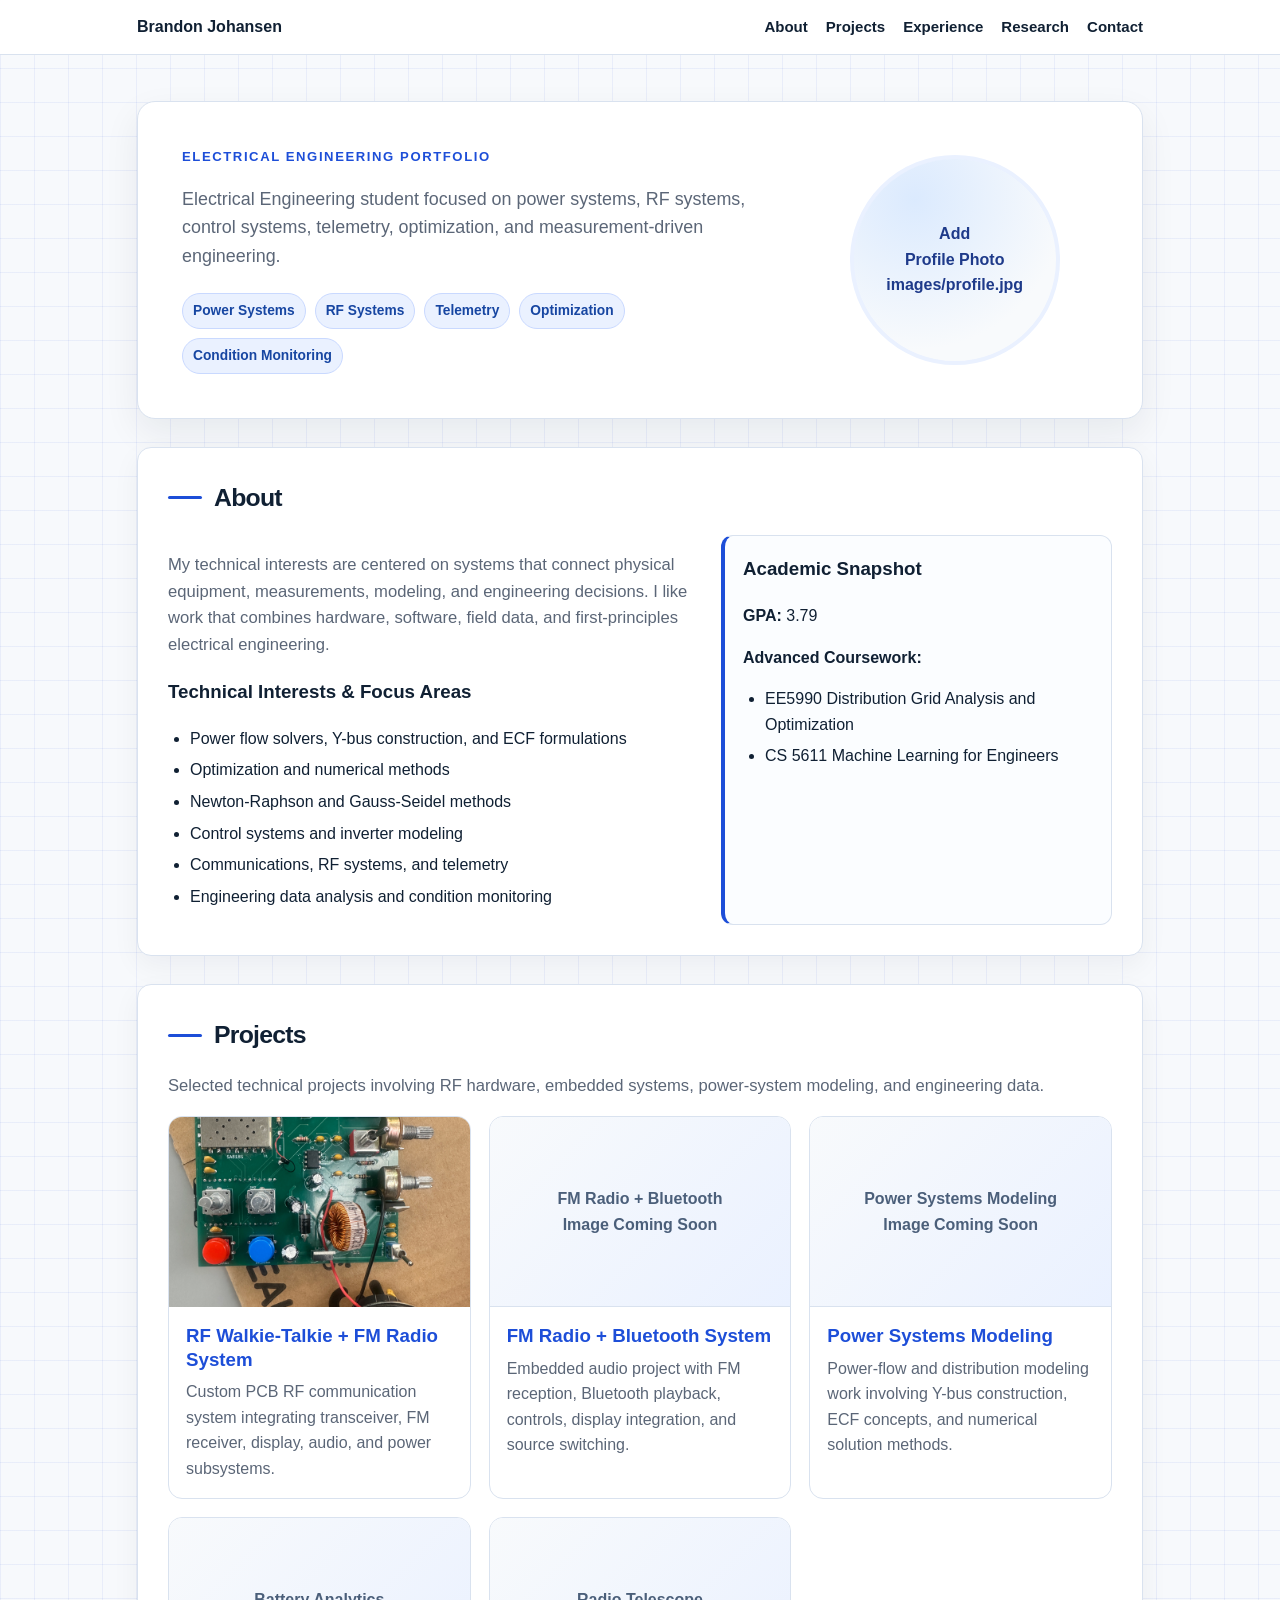
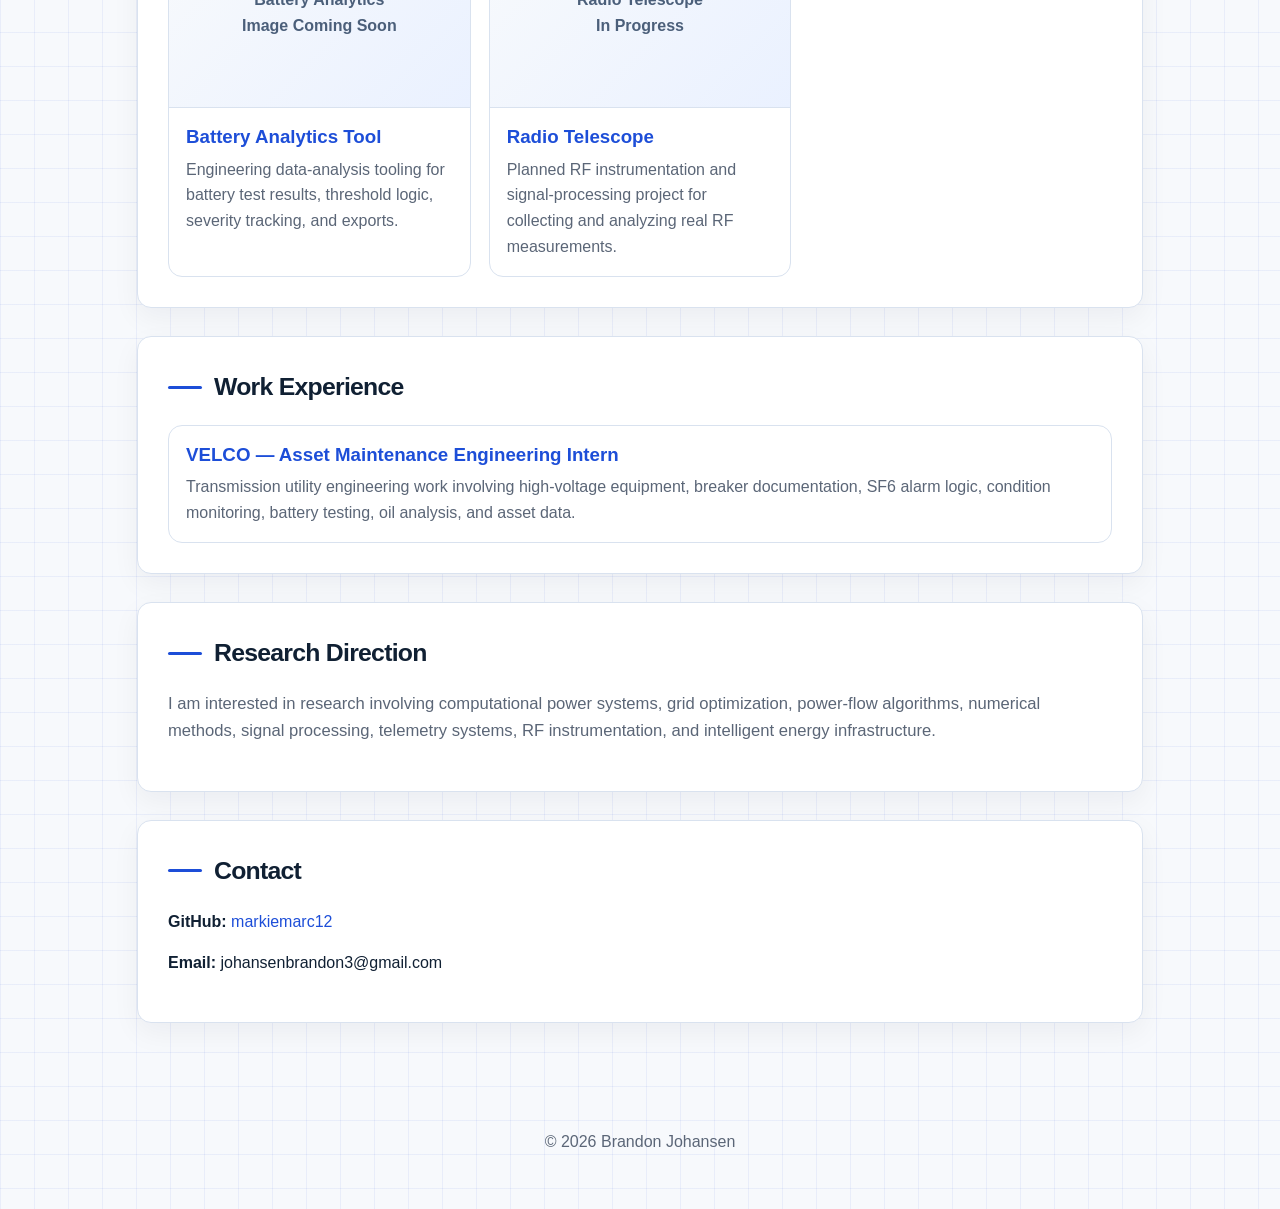
<file: index.html>
<!DOCTYPE html>
<html lang="en">
<head>
  <!-- HOME PAGE
       To add your profile photo:
       1. Upload a headshot as images/profile.jpg
       2. Replace the profile-placeholder div with:
          <img class="profile-photo" src="images/profile.jpg" alt="Brandon Johansen">
  -->
  <meta charset="UTF-8">
  <meta name="viewport" content="width=device-width, initial-scale=1.0">
  <title>Brandon Johansen | Electrical Engineering Portfolio</title>
  <link rel="stylesheet" href="styles.css?v=cleanfinal">
</head>

<body>

<header class="topbar">
  <nav class="nav">
    <a class="nav-name" href="index.html">Brandon Johansen</a>
    <div class="nav-links">
      <a href="#about">About</a>
      <a href="#projects">Projects</a>
      <a href="#experience">Experience</a>
      <a href="#research">Research</a>
      <a href="#contact">Contact</a>
    </div>
  </nav>
</header>

<main class="wrapper">

<section class="hero">
  <div>
    <div class="eyebrow">Electrical Engineering Portfolio</div>
    <p class="hero-text">
  Electrical Engineering student focused on power systems, RF systems,
  control systems, telemetry, optimization, and measurement-driven engineering.
</p>

    <div class="tags">
      <span class="tag">Power Systems</span>
      <span class="tag">RF Systems</span>
      <span class="tag">Telemetry</span>
      <span class="tag">Optimization</span>
      <span class="tag">Condition Monitoring</span>
    </div>
  </div>

  <div class="profile-card">
    <div class="profile-placeholder">
      Add<br>Profile Photo<br>images/profile.jpg
    </div>
  </div>
</section>

<section id="about" class="section">
  <h2 class="section-title">About</h2>

  <div class="two-col">
    <div>
      <p class="lead">
        My technical interests are centered on systems that connect physical equipment,
        measurements, modeling, and engineering decisions. I like work that combines
        hardware, software, field data, and first-principles electrical engineering.
      </p>

      <h3>Technical Interests & Focus Areas</h3>
      <ul>
        <li>Power flow solvers, Y-bus construction, and ECF formulations</li>
        <li>Optimization and numerical methods</li>
        <li>Newton-Raphson and Gauss-Seidel methods</li>
        <li>Control systems and inverter modeling</li>
        <li>Communications, RF systems, and telemetry</li>
        <li>Engineering data analysis and condition monitoring</li>
      </ul>
    </div>

    <aside class="info-box">
      <h3>Academic Snapshot</h3>
      <p><strong>GPA:</strong> 3.79</p>
      <p><strong>Advanced Coursework:</strong></p>
      <ul>
        <li>EE5990 Distribution Grid Analysis and Optimization</li>
        <li>CS 5611 Machine Learning for Engineers</li>
      </ul>
    </aside>
  </div>
</section>

<section id="projects" class="section">
  <h2 class="section-title">Projects</h2>
  <p class="lead">
    Selected technical projects involving RF hardware, embedded systems, power-system modeling, and engineering data.
  </p>

  <div class="card-grid">

    <article class="card">
      <a href="walkietalkie.html">
        <img src="images/Finished_PCB.JPG" alt="RF walkie-talkie and FM radio PCB">
      </a>
      <div class="card-body">
        <h3><a href="walkietalkie.html">RF Walkie-Talkie + FM Radio System</a></h3>
        <p>Custom PCB RF communication system integrating transceiver, FM receiver, display, audio, and power subsystems.</p>
      </div>
    </article>

    <article class="card">
      <a href="fm-radio.html"><div class="placeholder">FM Radio + Bluetooth<br>Image Coming Soon</div></a>
      <div class="card-body">
        <h3><a href="fm-radio.html">FM Radio + Bluetooth System</a></h3>
        <p>Embedded audio project with FM reception, Bluetooth playback, controls, display integration, and source switching.</p>
      </div>
    </article>

    <article class="card">
      <a href="power-systems.html"><div class="placeholder">Power Systems Modeling<br>Image Coming Soon</div></a>
      <div class="card-body">
        <h3><a href="power-systems.html">Power Systems Modeling</a></h3>
        <p>Power-flow and distribution modeling work involving Y-bus construction, ECF concepts, and numerical solution methods.</p>
      </div>
    </article>

    <article class="card">
      <a href="battery-analytics.html"><div class="placeholder">Battery Analytics<br>Image Coming Soon</div></a>
      <div class="card-body">
        <h3><a href="battery-analytics.html">Battery Analytics Tool</a></h3>
        <p>Engineering data-analysis tooling for battery test results, threshold logic, severity tracking, and exports.</p>
      </div>
    </article>

    <article class="card">
      <a href="radio-telescope.html"><div class="placeholder">Radio Telescope<br>In Progress</div></a>
      <div class="card-body">
        <h3><a href="radio-telescope.html">Radio Telescope</a></h3>
        <p>Planned RF instrumentation and signal-processing project for collecting and analyzing real RF measurements.</p>
      </div>
    </article>

  </div>
</section>

<section id="experience" class="section">
  <h2 class="section-title">Work Experience</h2>

  <div class="card-grid">
    <article class="card">
      <div class="card-body">
        <h3><a href="velco.html">VELCO — Asset Maintenance Engineering Intern</a></h3>
        <p>
          Transmission utility engineering work involving high-voltage equipment,
          breaker documentation, SF6 alarm logic, condition monitoring, battery testing,
          oil analysis, and asset data.
        </p>
      </div>
    </article>
  </div>
</section>

<section id="research" class="section">
  <h2 class="section-title">Research Direction</h2>
  <p class="lead">
    I am interested in research involving computational power systems, grid optimization,
    power-flow algorithms, numerical methods, signal processing, telemetry systems,
    RF instrumentation, and intelligent energy infrastructure.
  </p>
</section>

<section id="contact" class="section">
  <h2 class="section-title">Contact</h2>
  <p><strong>GitHub:</strong> <a href="https://github.com/markiemarc12">markiemarc12</a></p>
  <p><strong>Email:</strong> johansenbrandon3@gmail.com</p>
</section>

</main>

<footer>
  © 2026 Brandon Johansen
</footer>

</body>
</html>
</file>
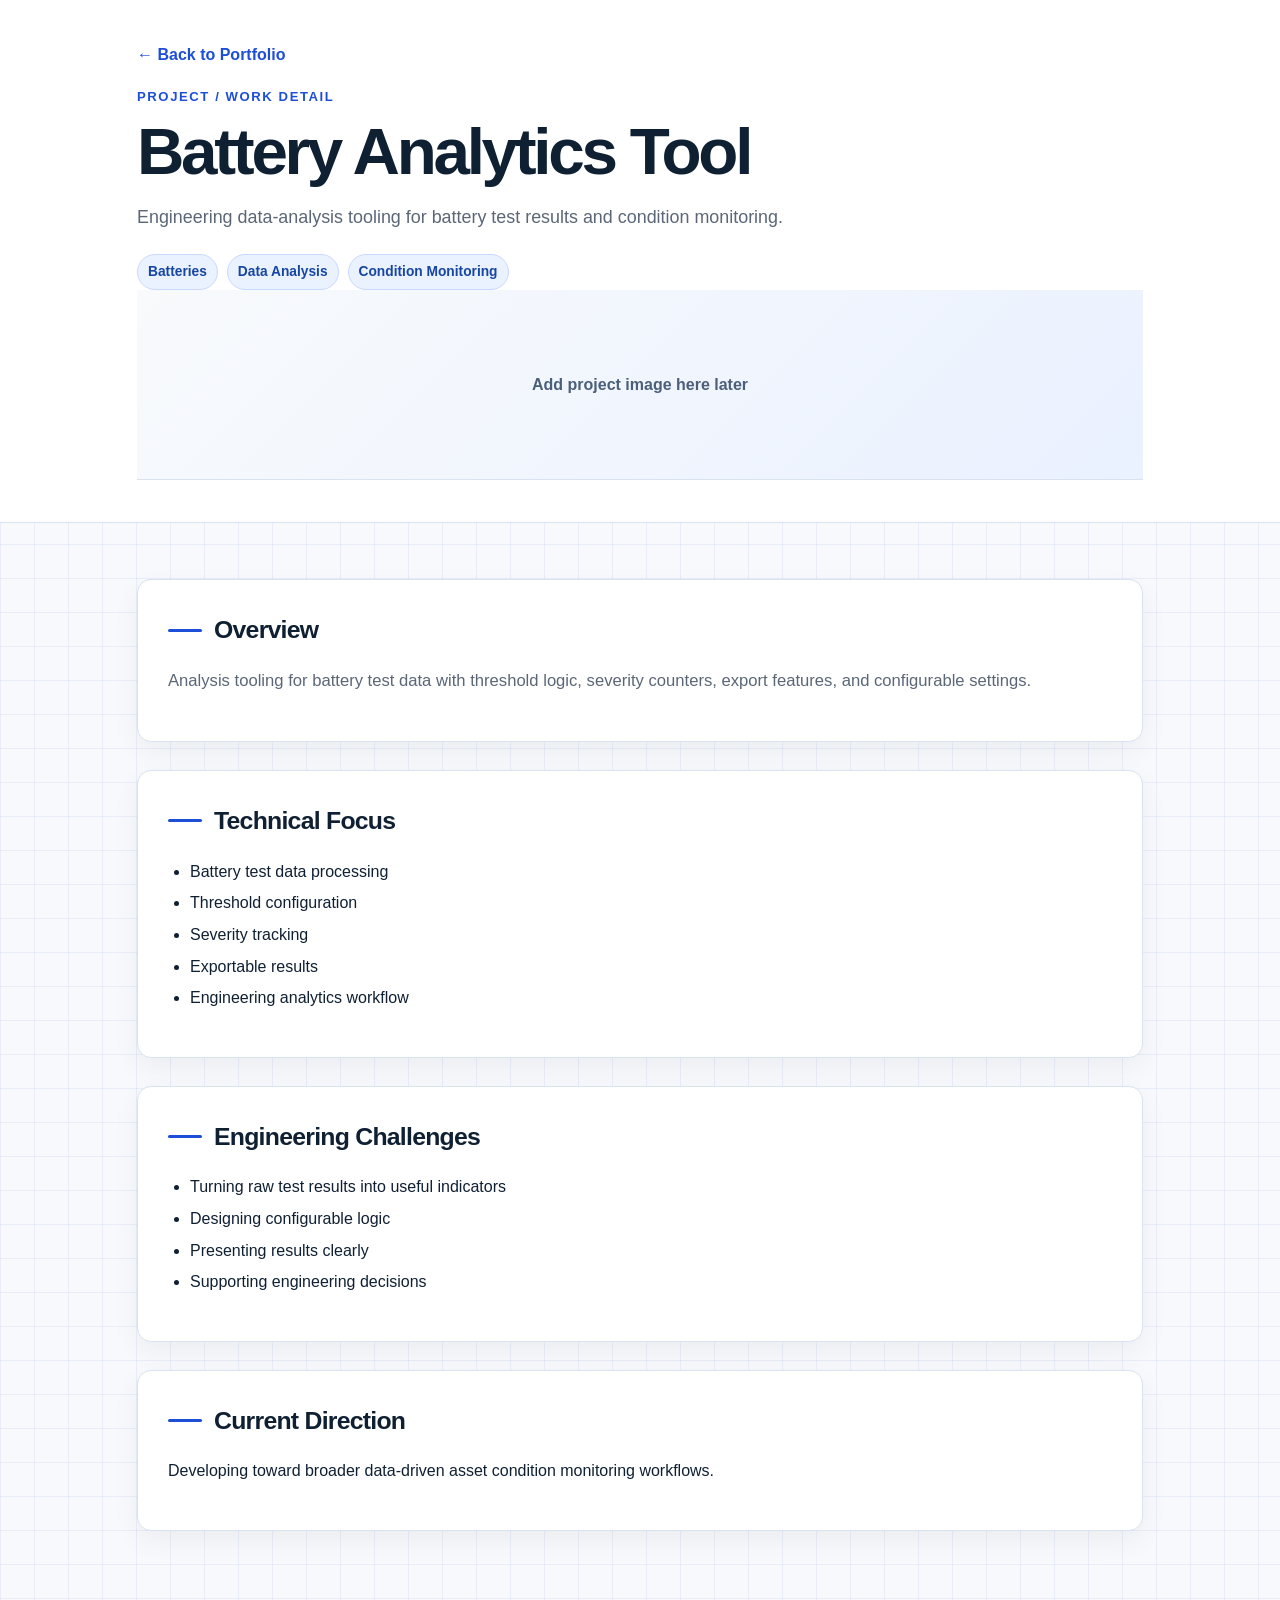
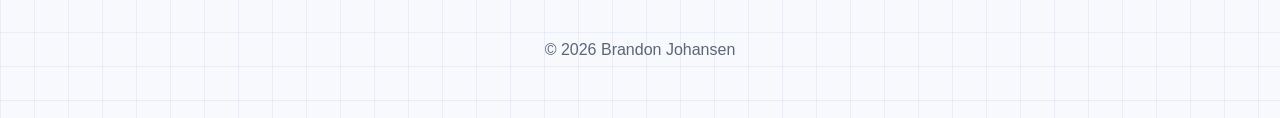
<file: battery-analytics.html>
<!DOCTYPE html>
<html lang="en">
<head>
  <!-- DETAIL PAGE: edit text inside the sections below. -->
  <meta charset="UTF-8">
  <meta name="viewport" content="width=device-width, initial-scale=1.0">
  <title>Battery Analytics Tool | Brandon Johansen</title>
  <link rel="stylesheet" href="styles.css?v=cleanfinal">
</head>

<body>

<header class="project-header">
  <div class="project-header-inner">
    <a class="back-link" href="index.html">← Back to Portfolio</a>
    <div class="eyebrow">Project / Work Detail</div>
    <h1>Battery Analytics Tool</h1>
    <p class="hero-text">Engineering data-analysis tooling for battery test results and condition monitoring.</p>
    <div class="tags">
        <span class="tag">Batteries</span>
        <span class="tag">Data Analysis</span>
        <span class="tag">Condition Monitoring</span>
    </div>
    <div class="placeholder">Add project image here later</div>
  </div>
</header>

<main class="project-layout">

<section class="section">
  <h2 class="section-title">Overview</h2>
  <p class='lead'>Analysis tooling for battery test data with threshold logic, severity counters, export features, and configurable settings.</p>
</section>

<section class="section">
  <h2 class="section-title">Technical Focus</h2>
  <ul><li>Battery test data processing</li><li>Threshold configuration</li><li>Severity tracking</li><li>Exportable results</li><li>Engineering analytics workflow</li></ul>
</section>

<section class="section">
  <h2 class="section-title">Engineering Challenges</h2>
  <ul><li>Turning raw test results into useful indicators</li><li>Designing configurable logic</li><li>Presenting results clearly</li><li>Supporting engineering decisions</li></ul>
</section>

<section class="section">
  <h2 class="section-title">Current Direction</h2>
  <p>Developing toward broader data-driven asset condition monitoring workflows.</p>
</section>

</main>

<footer>
  © 2026 Brandon Johansen
</footer>

</body>
</html>
</file>
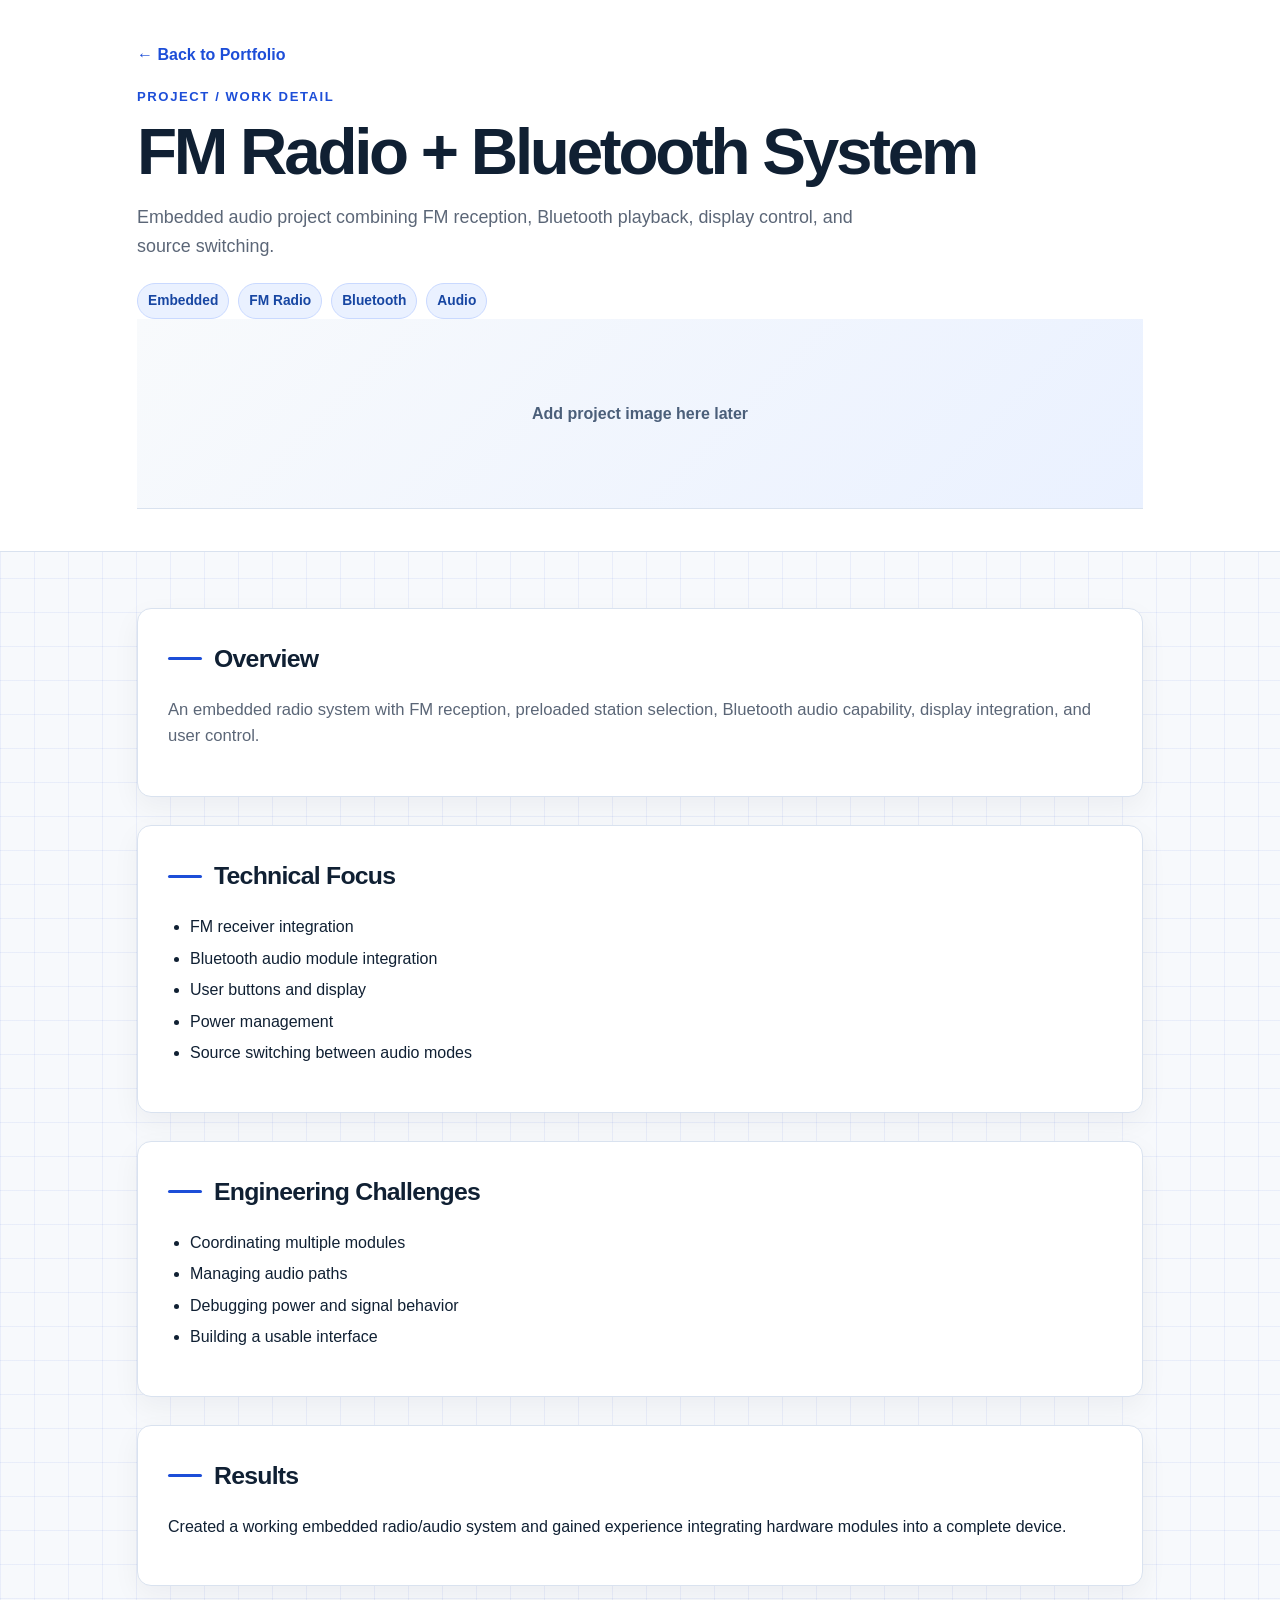
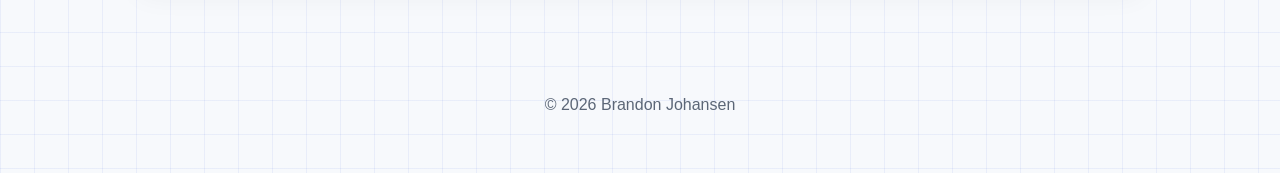
<file: fm-radio.html>
<!DOCTYPE html>
<html lang="en">
<head>
  <!-- DETAIL PAGE: edit text inside the sections below. -->
  <meta charset="UTF-8">
  <meta name="viewport" content="width=device-width, initial-scale=1.0">
  <title>FM Radio + Bluetooth System | Brandon Johansen</title>
  <link rel="stylesheet" href="styles.css?v=cleanfinal">
</head>

<body>

<header class="project-header">
  <div class="project-header-inner">
    <a class="back-link" href="index.html">← Back to Portfolio</a>
    <div class="eyebrow">Project / Work Detail</div>
    <h1>FM Radio + Bluetooth System</h1>
    <p class="hero-text">Embedded audio project combining FM reception, Bluetooth playback, display control, and source switching.</p>
    <div class="tags">
        <span class="tag">Embedded</span>
        <span class="tag">FM Radio</span>
        <span class="tag">Bluetooth</span>
        <span class="tag">Audio</span>
    </div>
    <div class="placeholder">Add project image here later</div>
  </div>
</header>

<main class="project-layout">

<section class="section">
  <h2 class="section-title">Overview</h2>
  <p class='lead'>An embedded radio system with FM reception, preloaded station selection, Bluetooth audio capability, display integration, and user control.</p>
</section>

<section class="section">
  <h2 class="section-title">Technical Focus</h2>
  <ul><li>FM receiver integration</li><li>Bluetooth audio module integration</li><li>User buttons and display</li><li>Power management</li><li>Source switching between audio modes</li></ul>
</section>

<section class="section">
  <h2 class="section-title">Engineering Challenges</h2>
  <ul><li>Coordinating multiple modules</li><li>Managing audio paths</li><li>Debugging power and signal behavior</li><li>Building a usable interface</li></ul>
</section>

<section class="section">
  <h2 class="section-title">Results</h2>
  <p>Created a working embedded radio/audio system and gained experience integrating hardware modules into a complete device.</p>
</section>

</main>

<footer>
  © 2026 Brandon Johansen
</footer>

</body>
</html>
</file>
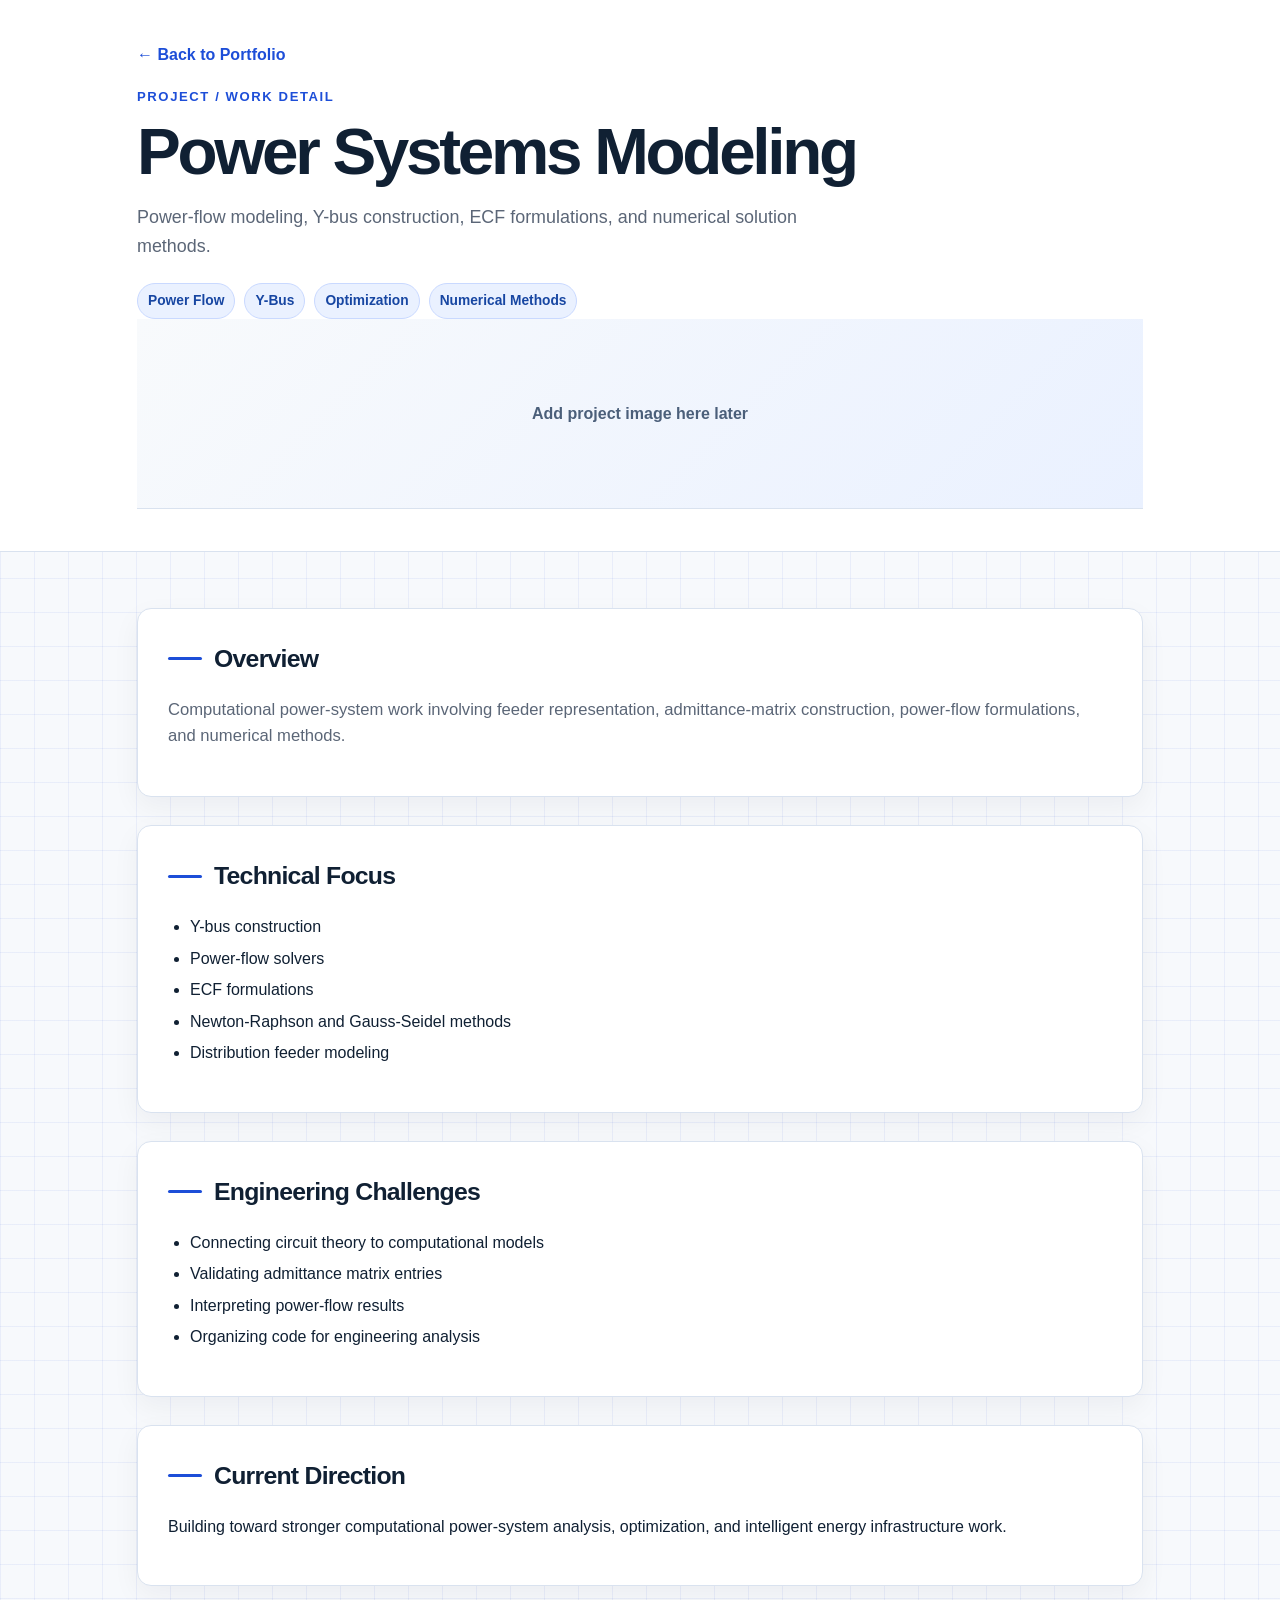
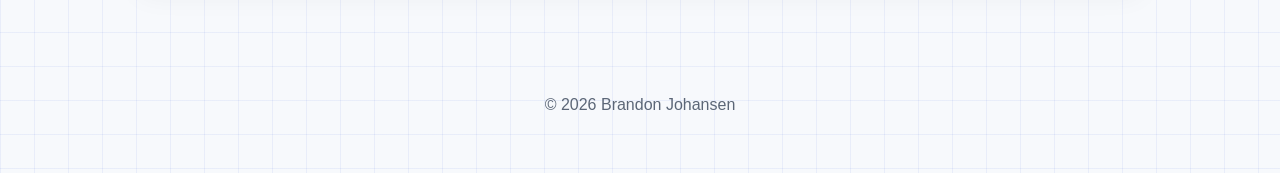
<file: power-systems.html>
<!DOCTYPE html>
<html lang="en">
<head>
  <!-- DETAIL PAGE: edit text inside the sections below. -->
  <meta charset="UTF-8">
  <meta name="viewport" content="width=device-width, initial-scale=1.0">
  <title>Power Systems Modeling | Brandon Johansen</title>
  <link rel="stylesheet" href="styles.css?v=cleanfinal">
</head>

<body>

<header class="project-header">
  <div class="project-header-inner">
    <a class="back-link" href="index.html">← Back to Portfolio</a>
    <div class="eyebrow">Project / Work Detail</div>
    <h1>Power Systems Modeling</h1>
    <p class="hero-text">Power-flow modeling, Y-bus construction, ECF formulations, and numerical solution methods.</p>
    <div class="tags">
        <span class="tag">Power Flow</span>
        <span class="tag">Y-Bus</span>
        <span class="tag">Optimization</span>
        <span class="tag">Numerical Methods</span>
    </div>
    <div class="placeholder">Add project image here later</div>
  </div>
</header>

<main class="project-layout">

<section class="section">
  <h2 class="section-title">Overview</h2>
  <p class='lead'>Computational power-system work involving feeder representation, admittance-matrix construction, power-flow formulations, and numerical methods.</p>
</section>

<section class="section">
  <h2 class="section-title">Technical Focus</h2>
  <ul><li>Y-bus construction</li><li>Power-flow solvers</li><li>ECF formulations</li><li>Newton-Raphson and Gauss-Seidel methods</li><li>Distribution feeder modeling</li></ul>
</section>

<section class="section">
  <h2 class="section-title">Engineering Challenges</h2>
  <ul><li>Connecting circuit theory to computational models</li><li>Validating admittance matrix entries</li><li>Interpreting power-flow results</li><li>Organizing code for engineering analysis</li></ul>
</section>

<section class="section">
  <h2 class="section-title">Current Direction</h2>
  <p>Building toward stronger computational power-system analysis, optimization, and intelligent energy infrastructure work.</p>
</section>

</main>

<footer>
  © 2026 Brandon Johansen
</footer>

</body>
</html>
</file>
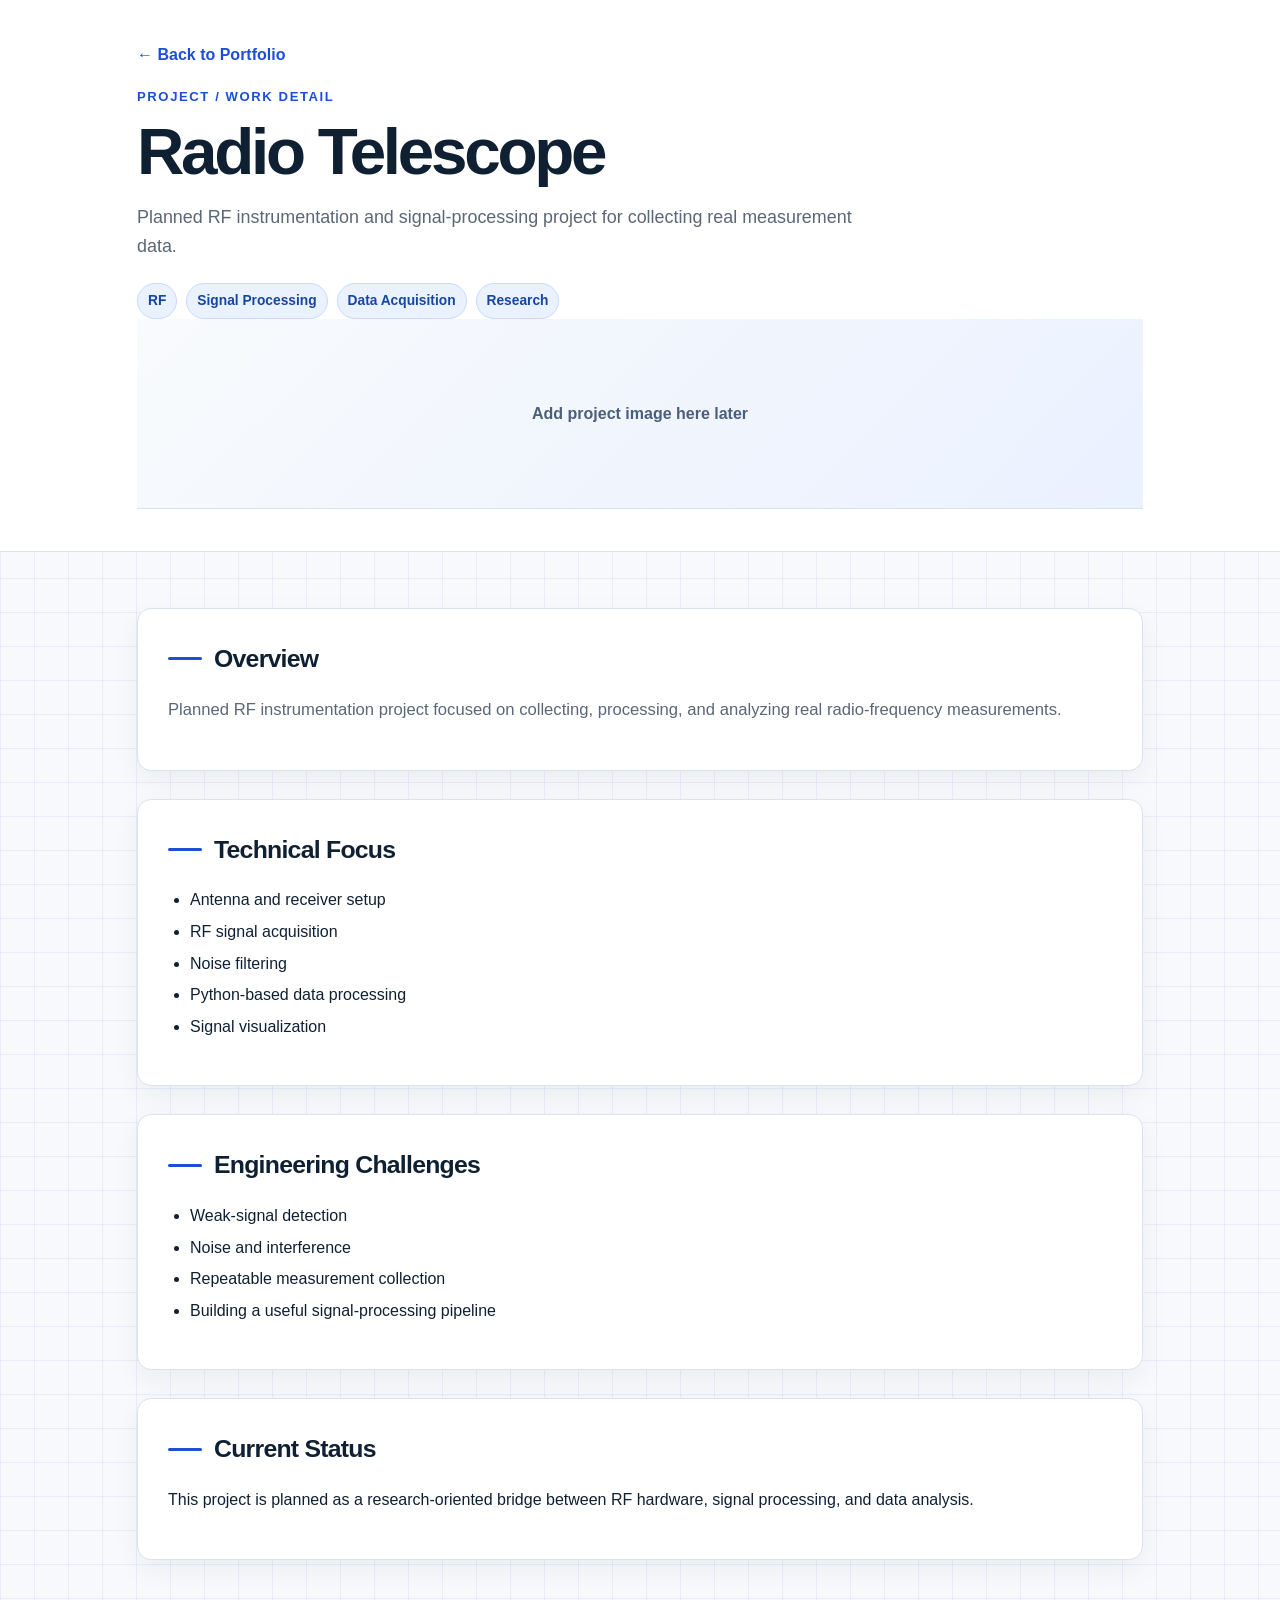
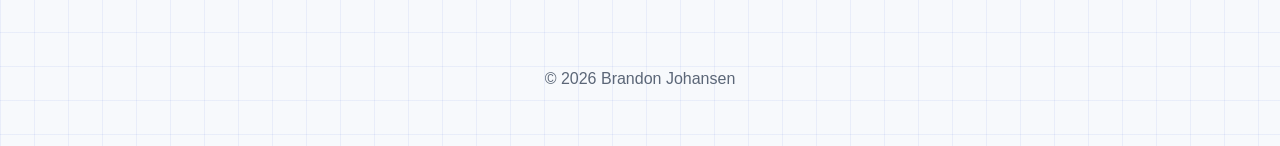
<file: radio-telescope.html>
<!DOCTYPE html>
<html lang="en">
<head>
  <!-- DETAIL PAGE: edit text inside the sections below. -->
  <meta charset="UTF-8">
  <meta name="viewport" content="width=device-width, initial-scale=1.0">
  <title>Radio Telescope | Brandon Johansen</title>
  <link rel="stylesheet" href="styles.css?v=cleanfinal">
</head>

<body>

<header class="project-header">
  <div class="project-header-inner">
    <a class="back-link" href="index.html">← Back to Portfolio</a>
    <div class="eyebrow">Project / Work Detail</div>
    <h1>Radio Telescope</h1>
    <p class="hero-text">Planned RF instrumentation and signal-processing project for collecting real measurement data.</p>
    <div class="tags">
        <span class="tag">RF</span>
        <span class="tag">Signal Processing</span>
        <span class="tag">Data Acquisition</span>
        <span class="tag">Research</span>
    </div>
    <div class="placeholder">Add project image here later</div>
  </div>
</header>

<main class="project-layout">

<section class="section">
  <h2 class="section-title">Overview</h2>
  <p class='lead'>Planned RF instrumentation project focused on collecting, processing, and analyzing real radio-frequency measurements.</p>
</section>

<section class="section">
  <h2 class="section-title">Technical Focus</h2>
  <ul><li>Antenna and receiver setup</li><li>RF signal acquisition</li><li>Noise filtering</li><li>Python-based data processing</li><li>Signal visualization</li></ul>
</section>

<section class="section">
  <h2 class="section-title">Engineering Challenges</h2>
  <ul><li>Weak-signal detection</li><li>Noise and interference</li><li>Repeatable measurement collection</li><li>Building a useful signal-processing pipeline</li></ul>
</section>

<section class="section">
  <h2 class="section-title">Current Status</h2>
  <p>This project is planned as a research-oriented bridge between RF hardware, signal processing, and data analysis.</p>
</section>

</main>

<footer>
  © 2026 Brandon Johansen
</footer>

</body>
</html>
</file>
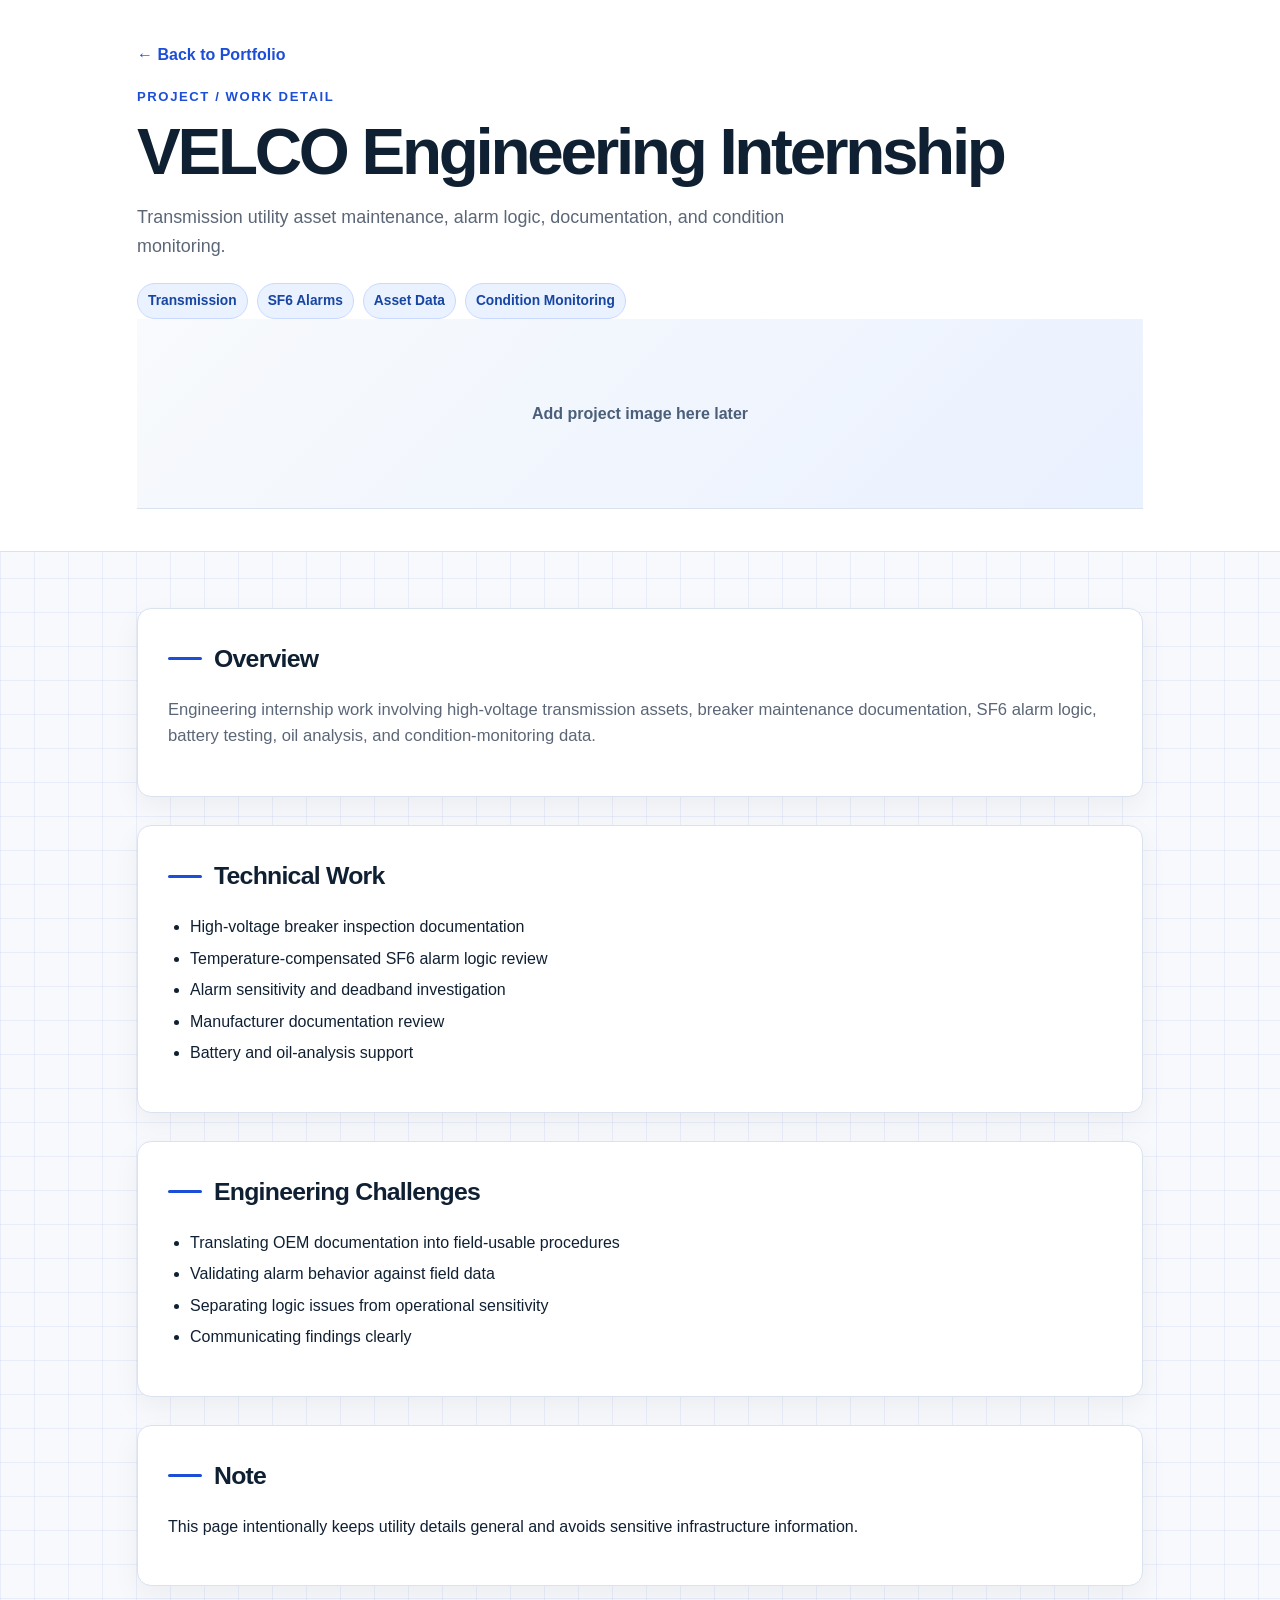
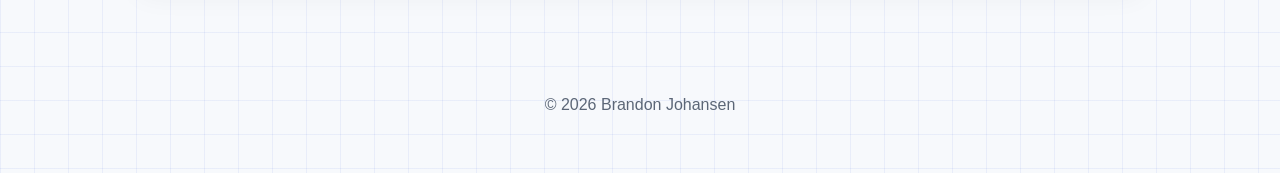
<file: velco.html>
<!DOCTYPE html>
<html lang="en">
<head>
  <!-- DETAIL PAGE: edit text inside the sections below. -->
  <meta charset="UTF-8">
  <meta name="viewport" content="width=device-width, initial-scale=1.0">
  <title>VELCO Engineering Internship | Brandon Johansen</title>
  <link rel="stylesheet" href="styles.css?v=cleanfinal">
</head>

<body>

<header class="project-header">
  <div class="project-header-inner">
    <a class="back-link" href="index.html">← Back to Portfolio</a>
    <div class="eyebrow">Project / Work Detail</div>
    <h1>VELCO Engineering Internship</h1>
    <p class="hero-text">Transmission utility asset maintenance, alarm logic, documentation, and condition monitoring.</p>
    <div class="tags">
        <span class="tag">Transmission</span>
        <span class="tag">SF6 Alarms</span>
        <span class="tag">Asset Data</span>
        <span class="tag">Condition Monitoring</span>
    </div>
    <div class="placeholder">Add project image here later</div>
  </div>
</header>

<main class="project-layout">

<section class="section">
  <h2 class="section-title">Overview</h2>
  <p class='lead'>Engineering internship work involving high-voltage transmission assets, breaker maintenance documentation, SF6 alarm logic, battery testing, oil analysis, and condition-monitoring data.</p>
</section>

<section class="section">
  <h2 class="section-title">Technical Work</h2>
  <ul><li>High-voltage breaker inspection documentation</li><li>Temperature-compensated SF6 alarm logic review</li><li>Alarm sensitivity and deadband investigation</li><li>Manufacturer documentation review</li><li>Battery and oil-analysis support</li></ul>
</section>

<section class="section">
  <h2 class="section-title">Engineering Challenges</h2>
  <ul><li>Translating OEM documentation into field-usable procedures</li><li>Validating alarm behavior against field data</li><li>Separating logic issues from operational sensitivity</li><li>Communicating findings clearly</li></ul>
</section>

<section class="section">
  <h2 class="section-title">Note</h2>
  <p>This page intentionally keeps utility details general and avoids sensitive infrastructure information.</p>
</section>

</main>

<footer>
  © 2026 Brandon Johansen
</footer>

</body>
</html>
</file>
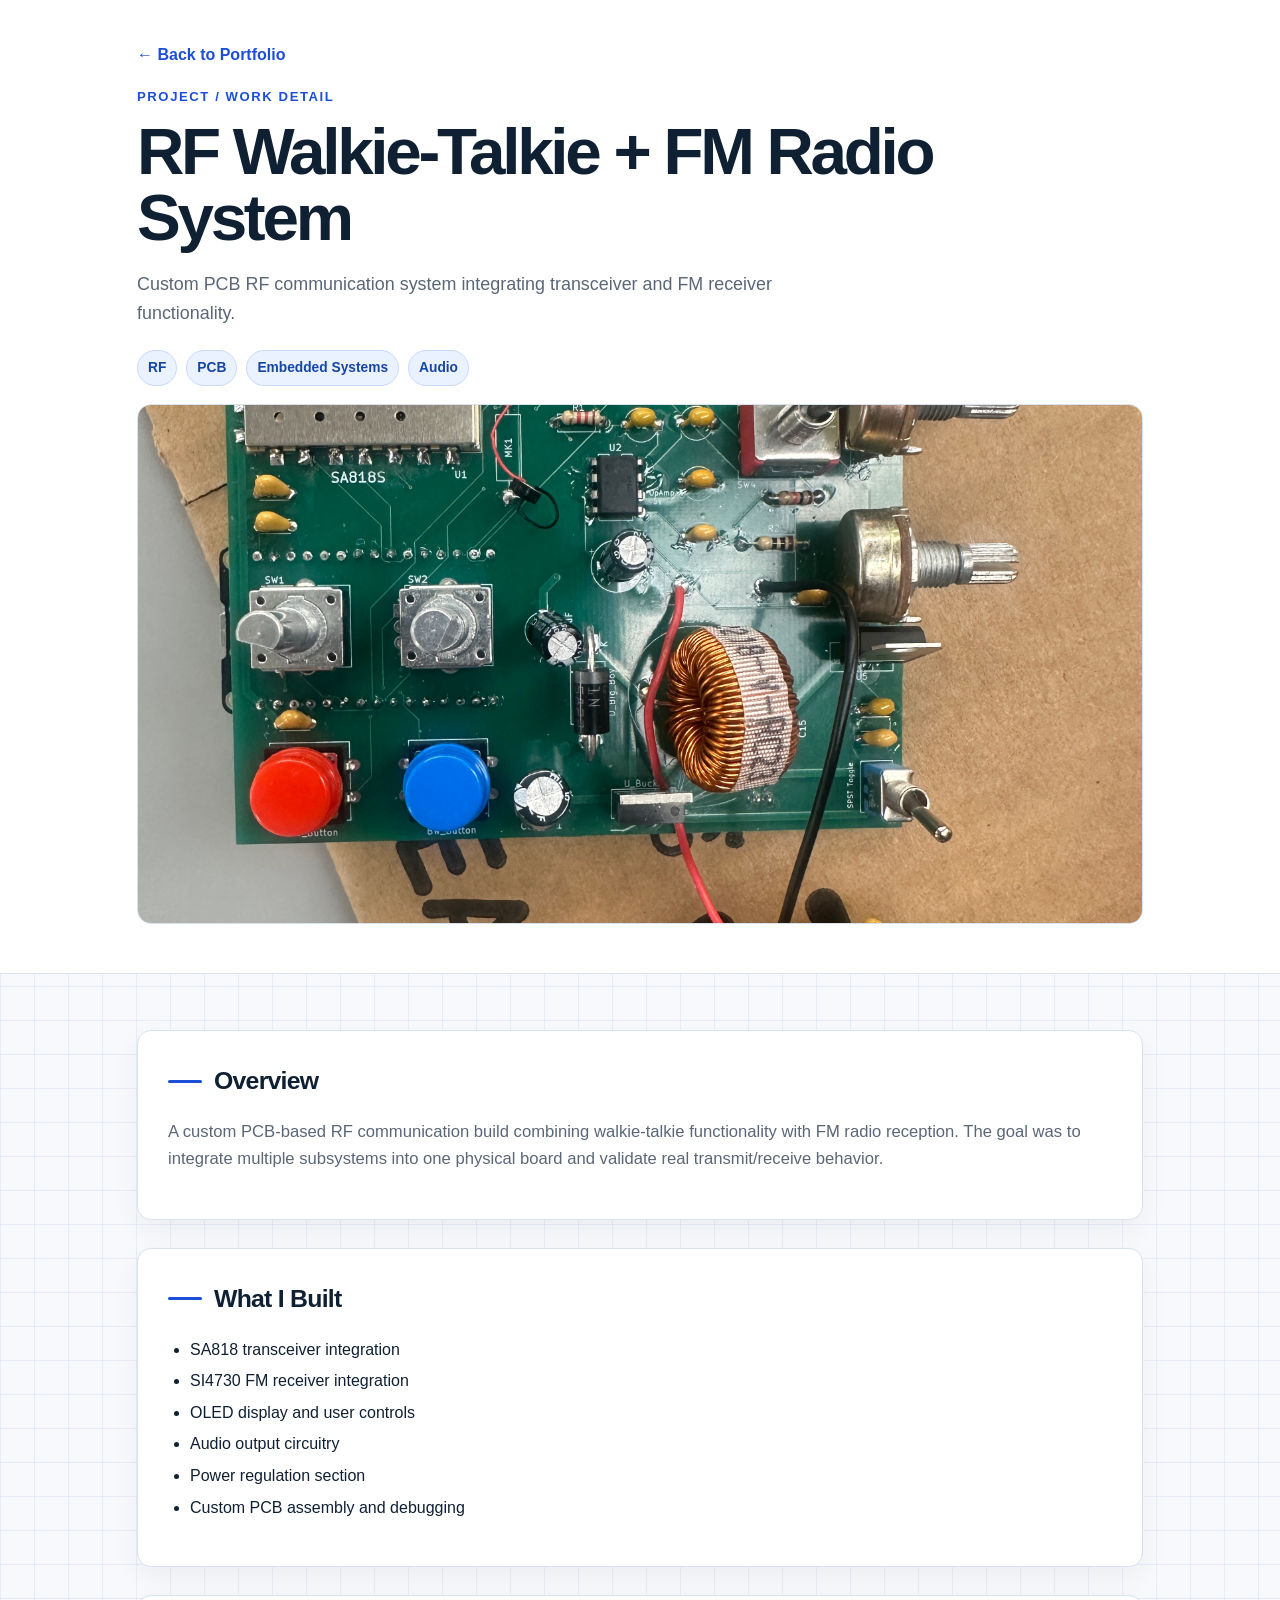
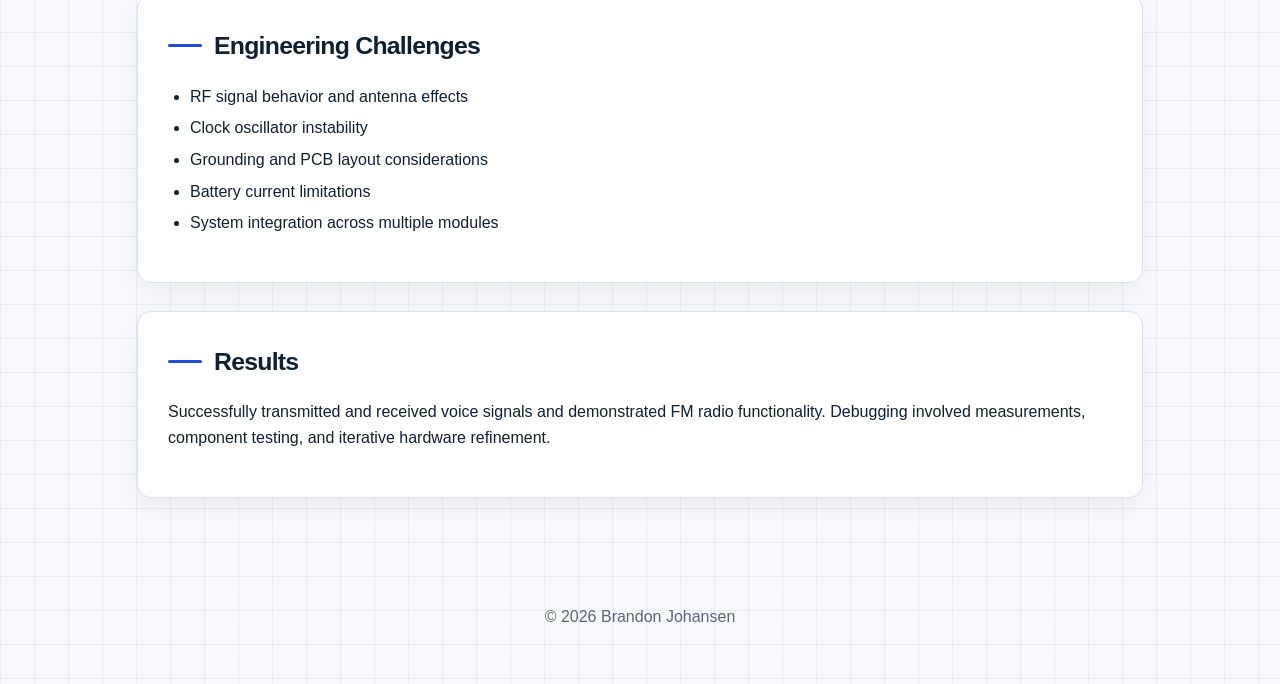
<file: walkietalkie.html>
<!DOCTYPE html>
<html lang="en">
<head>
  <!-- DETAIL PAGE: edit text inside the sections below. -->
  <meta charset="UTF-8">
  <meta name="viewport" content="width=device-width, initial-scale=1.0">
  <title>RF Walkie-Talkie + FM Radio System | Brandon Johansen</title>
  <link rel="stylesheet" href="styles.css?v=cleanfinal">
</head>

<body>

<header class="project-header">
  <div class="project-header-inner">
    <a class="back-link" href="index.html">← Back to Portfolio</a>
    <div class="eyebrow">Project / Work Detail</div>
    <h1>RF Walkie-Talkie + FM Radio System</h1>
    <p class="hero-text">Custom PCB RF communication system integrating transceiver and FM receiver functionality.</p>
    <div class="tags">
        <span class="tag">RF</span>
        <span class="tag">PCB</span>
        <span class="tag">Embedded Systems</span>
        <span class="tag">Audio</span>
    </div>
    <img class="project-image" src="images/Finished_PCB.JPG" alt="RF walkie-talkie and FM radio PCB">
  </div>
</header>

<main class="project-layout">

<section class="section">
  <h2 class="section-title">Overview</h2>
  <p class='lead'>A custom PCB-based RF communication build combining walkie-talkie functionality with FM radio reception. The goal was to integrate multiple subsystems into one physical board and validate real transmit/receive behavior.</p>
</section>

<section class="section">
  <h2 class="section-title">What I Built</h2>
  <ul><li>SA818 transceiver integration</li><li>SI4730 FM receiver integration</li><li>OLED display and user controls</li><li>Audio output circuitry</li><li>Power regulation section</li><li>Custom PCB assembly and debugging</li></ul>
</section>

<section class="section">
  <h2 class="section-title">Engineering Challenges</h2>
  <ul><li>RF signal behavior and antenna effects</li><li>Clock oscillator instability</li><li>Grounding and PCB layout considerations</li><li>Battery current limitations</li><li>System integration across multiple modules</li></ul>
</section>

<section class="section">
  <h2 class="section-title">Results</h2>
  <p>Successfully transmitted and received voice signals and demonstrated FM radio functionality. Debugging involved measurements, component testing, and iterative hardware refinement.</p>
</section>

</main>

<footer>
  © 2026 Brandon Johansen
</footer>

</body>
</html>
</file>
<file: styles.css>
/* =========================================================
   Brandon Johansen — Electrical Engineering Portfolio
   File: styles.css

   This is the ONLY CSS file.
   If this file starts with <!DOCTYPE html>, it is wrong.
   ========================================================= */

:root {
  --ink: #102033;
  --muted: #5b6677;
  --blue: #1d4ed8;
  --blue-soft: #eaf1ff;
  --panel: #ffffff;
  --paper: #f7f9fc;
  --line: #d9e2ef;
  --grid: rgba(29, 78, 216, 0.065);
  --radius: 14px;
}

* {
  box-sizing: border-box;
}

html {
  scroll-behavior: smooth;
}

body {
  margin: 0;
  font-family: Arial, Helvetica, sans-serif;
  color: var(--ink);
  background:
    linear-gradient(var(--grid) 1px, transparent 1px),
    linear-gradient(90deg, var(--grid) 1px, transparent 1px),
    var(--paper);
  background-size: 34px 34px;
  line-height: 1.6;
}

a {
  color: var(--blue);
  text-decoration: none;
}

a:hover {
  text-decoration: underline;
}

.topbar {
  background: rgba(255, 255, 255, 0.96);
  border-bottom: 1px solid var(--line);
  position: sticky;
  top: 0;
  z-index: 10;
  backdrop-filter: blur(10px);
}

.nav {
  max-width: 1050px;
  margin: 0 auto;
  padding: 14px 22px;
  display: flex;
  justify-content: space-between;
  gap: 18px;
  align-items: center;
}

.nav-name {
  font-weight: 800;
  color: var(--ink);
}

.nav-links {
  display: flex;
  gap: 18px;
  flex-wrap: wrap;
}

.nav-links a {
  color: var(--ink);
  font-weight: 700;
  font-size: 0.94rem;
}

.wrapper {
  max-width: 1050px;
  margin: 0 auto;
  padding: 46px 22px 70px;
}

.hero {
  display: grid;
  grid-template-columns: 1.35fr 0.65fr;
  gap: 34px;
  align-items: center;
  background: var(--panel);
  border: 1px solid var(--line);
  border-radius: 18px;
  padding: clamp(26px, 5vw, 44px);
  box-shadow: 0 14px 36px rgba(16, 24, 39, 0.07);
}

.eyebrow {
  color: var(--blue);
  font-weight: 800;
  letter-spacing: 0.12em;
  text-transform: uppercase;
  font-size: 0.82rem;
  margin-bottom: 12px;
}

h1 {
  margin: 0;
  font-size: clamp(2.25rem, 6vw, 4.1rem);
  line-height: 1.02;
  letter-spacing: -0.05em;
}

.hero-text {
  color: var(--muted);
  font-size: 1.12rem;
  max-width: 720px;
  margin: 18px 0 0;
}

.profile-card {
  text-align: center;
}

.profile-photo {
  width: 210px;
  height: 210px;
  border-radius: 50%;
  object-fit: cover;
  border: 4px solid var(--blue-soft);
  box-shadow: 0 10px 30px rgba(16, 24, 39, 0.12);
  background: #eef2f7;
}

.profile-placeholder {
  width: 210px;
  height: 210px;
  border-radius: 50%;
  margin: 0 auto;
  background: radial-gradient(circle at 30% 20%, #dbeafe, #f8fafc 70%);
  border: 4px solid var(--blue-soft);
  display: flex;
  align-items: center;
  justify-content: center;
  color: #1e3a8a;
  font-weight: 800;
  text-align: center;
  padding: 18px;
}

.tags {
  display: flex;
  flex-wrap: wrap;
  gap: 9px;
  margin-top: 22px;
}

.tag {
  background: var(--blue-soft);
  color: #1746a2;
  border: 1px solid #c9d9ff;
  border-radius: 999px;
  padding: 6px 10px;
  font-size: 0.86rem;
  font-weight: 700;
}

.section {
  margin-top: 28px;
  background: var(--panel);
  border: 1px solid var(--line);
  border-radius: var(--radius);
  padding: clamp(22px, 4vw, 30px);
  box-shadow: 0 10px 28px rgba(16, 24, 39, 0.05);
}

.section-title {
  display: flex;
  gap: 12px;
  align-items: center;
  margin: 0 0 18px;
  font-size: 1.55rem;
  letter-spacing: -0.03em;
}

.section-title::before {
  content: "";
  width: 34px;
  height: 3px;
  background: var(--blue);
  border-radius: 999px;
}

.lead {
  color: var(--muted);
  font-size: 1.04rem;
}

.two-col {
  display: grid;
  grid-template-columns: 1.15fr 0.85fr;
  gap: 24px;
}

.info-box {
  background: #fbfdff;
  border: 1px solid var(--line);
  border-left: 4px solid var(--blue);
  border-radius: 12px;
  padding: 18px;
}

.info-box h3 {
  margin-top: 0;
}

ul {
  padding-left: 22px;
}

li {
  margin: 6px 0;
}

.card-grid {
  display: grid;
  grid-template-columns: repeat(auto-fit, minmax(260px, 1fr));
  gap: 18px;
}

.card {
  border: 1px solid var(--line);
  border-radius: 14px;
  overflow: hidden;
  background: #fff;
  transition: transform 0.16s ease, box-shadow 0.16s ease;
}

.card:hover {
  transform: translateY(-3px);
  box-shadow: 0 12px 28px rgba(16, 24, 39, 0.1);
}

.card img {
  width: 100%;
  height: 190px;
  object-fit: cover;
  display: block;
  background: #edf2f7;
}

.card-body {
  padding: 17px;
}

.card h3 {
  margin: 0 0 8px;
  line-height: 1.25;
}

.card p {
  margin: 0;
  color: var(--muted);
}

.placeholder {
  height: 190px;
  background: linear-gradient(135deg, #f8fafc, #eaf1ff);
  display: flex;
  align-items: center;
  justify-content: center;
  text-align: center;
  color: #4b5f7a;
  font-weight: 800;
  padding: 18px;
  border-bottom: 1px solid var(--line);
}

.project-header {
  background: var(--panel);
  border-bottom: 1px solid var(--line);
}

.project-header-inner {
  max-width: 1050px;
  margin: 0 auto;
  padding: 42px 22px;
}

.back-link {
  display: inline-block;
  font-weight: 800;
  margin-bottom: 18px;
}

.project-image {
  width: 100%;
  max-height: 520px;
  object-fit: cover;
  border: 1px solid var(--line);
  border-radius: 14px;
  margin-top: 18px;
}

.project-layout {
  max-width: 1050px;
  margin: 0 auto;
  padding: 28px 22px 70px;
}

footer {
  color: var(--muted);
  text-align: center;
  padding: 36px 22px 55px;
}

@media (max-width: 760px) {
  .hero,
  .two-col {
    grid-template-columns: 1fr;
  }

  .profile-card {
    text-align: left;
  }

  .profile-placeholder,
  .profile-photo {
    width: 165px;
    height: 165px;
  }

  .nav {
    align-items: flex-start;
    flex-direction: column;
  }
}
</file>
